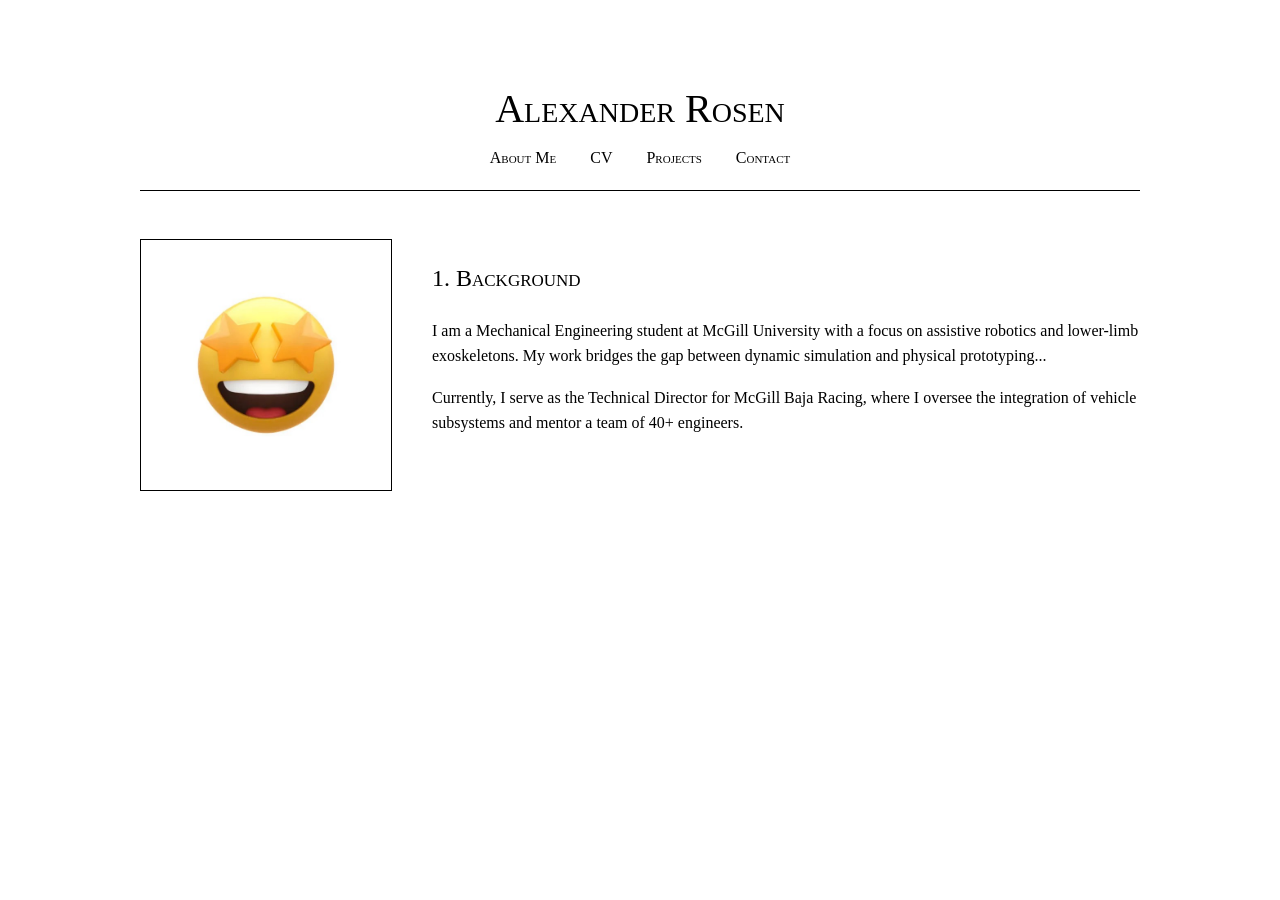
<file: index.html>
<!DOCTYPE html>
<html lang="en">

<head>
    <meta charset="UTF-8">
    <link rel="stylesheet" href="style.css">
    <title>About | Alexander Rosen</title>
</head>


<body>
    <header>
        <h1>Alexander Rosen</h1>
        <nav>
            <a href="/index.html">About Me</a>
            <a href="/cv.html">CV</a>
            <a href="/projects.html">Projects</a>
            <a href="/contact.html">Contact</a>
        </nav>
    </header>

    <main class="about-container">
        <img src="profile.jpg" alt="Alexander Rosen" class="profile-img">
        <div class="description-box">
            <h2>Background</h2>
            <p>I am a Mechanical Engineering student at McGill University with a focus on 
                assistive robotics and lower-limb exoskeletons. My work bridges the gap between 
                dynamic simulation and physical prototyping...</p>
            <p>Currently, I serve as the Technical Director for McGill Baja Racing, 
                where I oversee the integration of vehicle subsystems and mentor a team of 40+ engineers.</p>
        </div>
    </main>
</body>
</html>
</file>
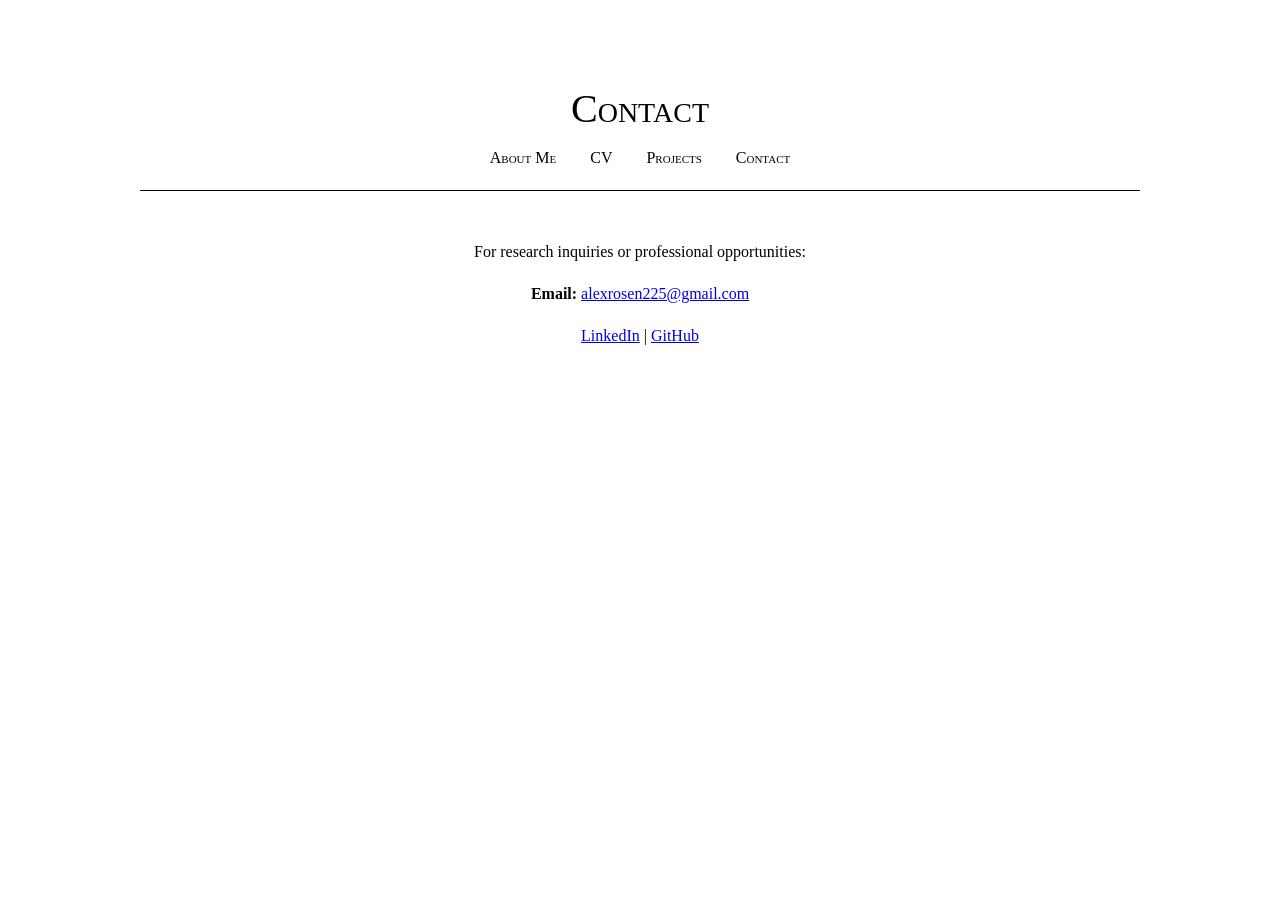
<file: contact.html>
<!DOCTYPE html>
<html lang="en">

<head>
    <meta charset="UTF-8">
    <link rel="stylesheet" href="style.css">
    <title>Contact | Alexander Rosen</title>
</head>


<body>

    <header>
        <h1>Contact</h1>
        <nav>
            <a href="/index.html">About Me</a>
            <a href="/cv.html">CV</a>
            <a href="/projects.html">Projects</a>
            <a href="/contact.html">Contact</a>
        </nav>
    </header>

    <main style="text-align: center;">
        <p>For research inquiries or professional opportunities:</p>
        <p><strong>Email:</strong> <a href="mailto: alexrosen225@gmail.com" > alexrosen225@gmail.com</a></p>
        <p><a href="https://linkedin.com">LinkedIn</a> | <a href="https://github.com">GitHub</a></p>
    </main>

</body>

</html>
</file>
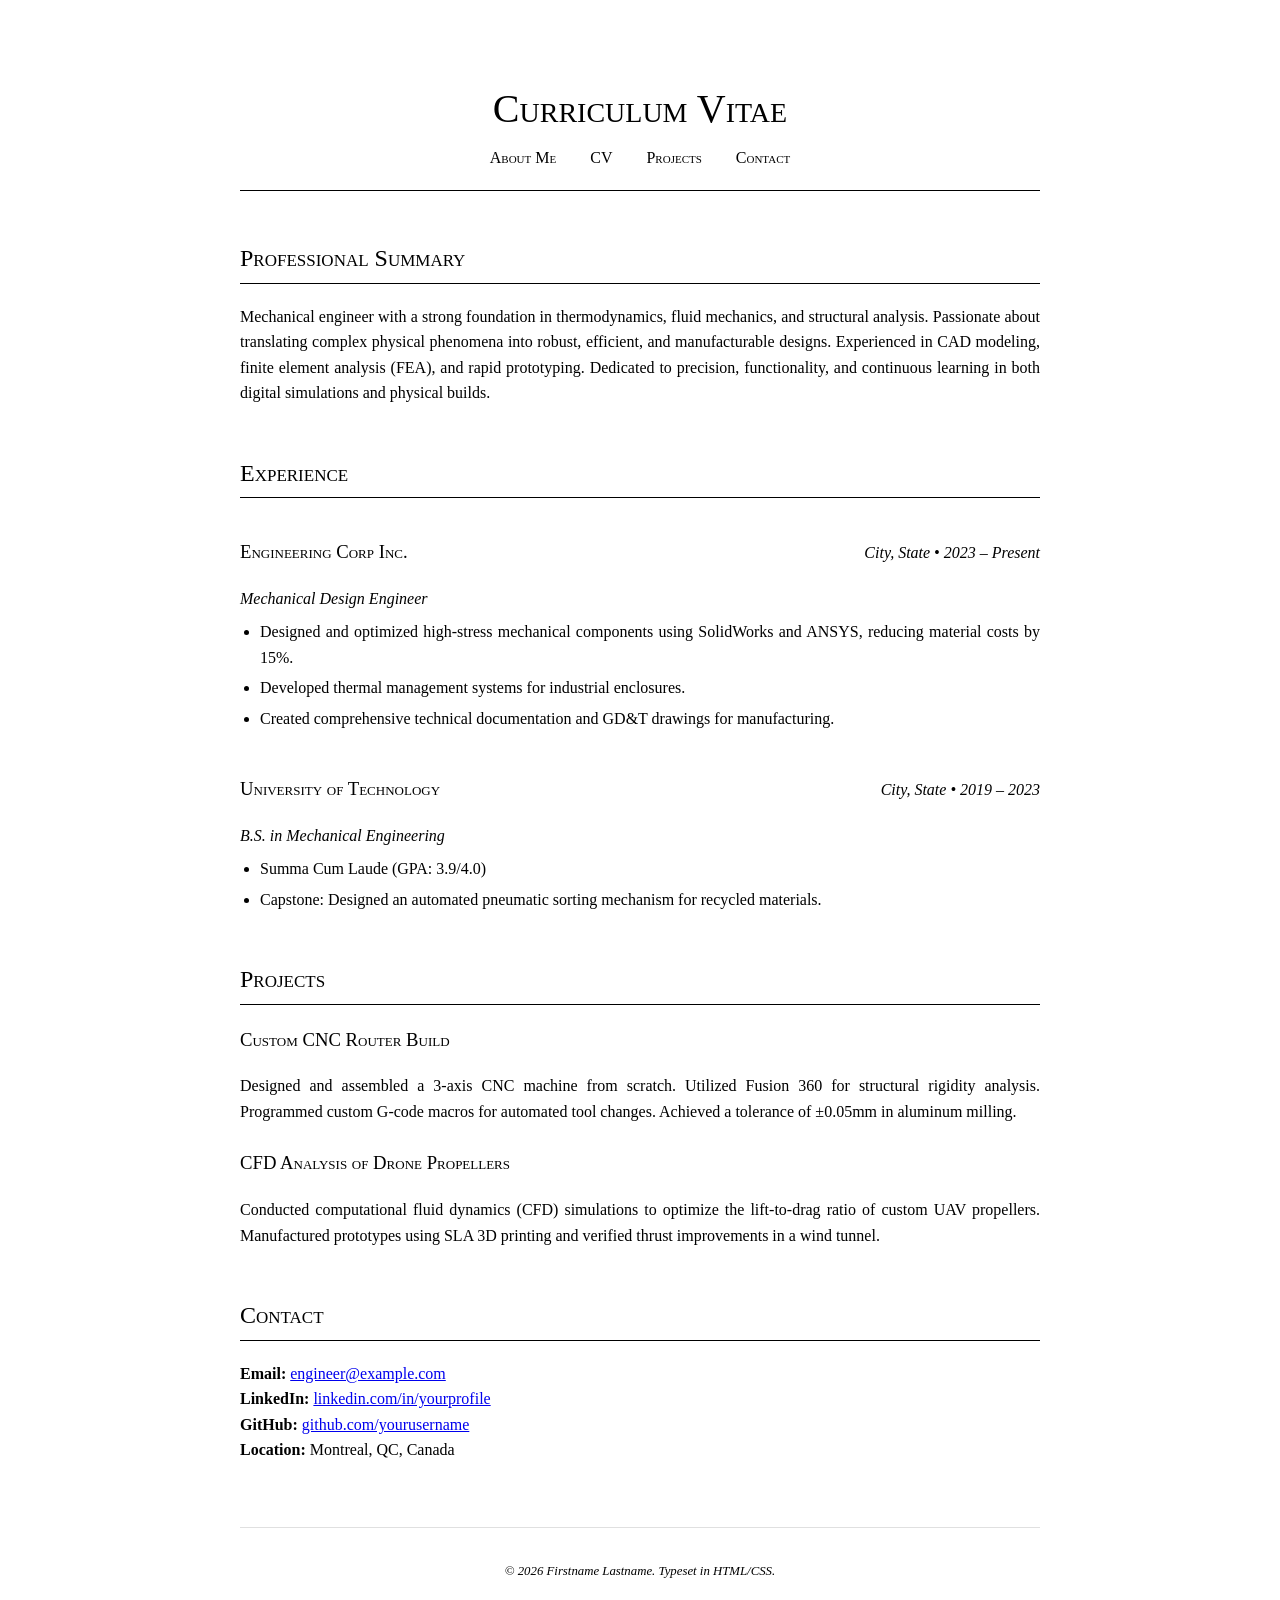
<file: cv.html>
<!DOCTYPE html>
<html lang="en">
<head>
    <meta charset="UTF-8">
    <meta name="viewport" content="width=device-width, initial-scale=1.0">
    <title>CV | Alexander Rosen</title>
    <link rel="stylesheet" href="style.css">
</head>
<body class="cv-page">

    <header>
        <h1>Curriculum Vitae</h1>
        <nav>
            <a href="index.html">About Me</a>
            <a href="cv.html">CV</a>
            <a href="projects.html">Projects</a>
            <a href="contact.html">Contact</a>
        </nav>
    </header>

    <main>
        <section>
            <h2>Professional Summary</h2>
            <p>
                Mechanical engineer with a strong foundation in thermodynamics, fluid mechanics, 
                and structural analysis. Passionate about translating complex physical phenomena 
                into robust, efficient, and manufacturable designs. Experienced in CAD modeling, 
                finite element analysis (FEA), and rapid prototyping. Dedicated to precision, functionality, 
                and continuous learning in both digital simulations and physical builds.
            </p>
        </section>

        <section id="cv">
            <h2>Experience</h2>
            
            <div class="cv-entry">
                <div class="cv-header">
                    <h3>Engineering Corp Inc.</h3>
                    <span class="cv-location-date">City, State • 2023 – Present</span>
                </div>
                <div class="cv-role">Mechanical Design Engineer</div>
                <ul>
                    <li>Designed and optimized high-stress mechanical components using SolidWorks 
                        and ANSYS, reducing material costs by 15%.</li>
                    <li>Developed thermal management systems for industrial enclosures.</li>
                    <li>Created comprehensive technical documentation and GD&T drawings for manufacturing.</li>
                </ul>
            </div>

            <div class="cv-entry">
                <div class="cv-header">
                    <h3>University of Technology</h3>
                    <span class="cv-location-date">City, State • 2019 – 2023</span>
                </div>
                <div class="cv-role">B.S. in Mechanical Engineering</div>
                <ul>
                    <li>Summa Cum Laude (GPA: 3.9/4.0)</li>
                    <li>Capstone: Designed an automated pneumatic sorting mechanism for recycled materials.</li>
                </ul>
            </div>
        </section>

        <section id="projects">
            <h2>Projects</h2>
            
            <div class="cv-entry">
                <h3>Custom CNC Router Build</h3>
                <p>Designed and assembled a 3-axis CNC machine from scratch. Utilized Fusion 360 for structural rigidity analysis. Programmed custom G-code macros for automated tool changes. Achieved a tolerance of ±0.05mm in aluminum milling.</p>
            </div>

            <div class="cv-entry">
                <h3>CFD Analysis of Drone Propellers</h3>
                <p>Conducted computational fluid dynamics (CFD) simulations to optimize the lift-to-drag ratio of custom UAV propellers. Manufactured prototypes using SLA 3D printing and verified thrust improvements in a wind tunnel.</p>
            </div>
        </section>

        <section id="contact">
            <h2>Contact</h2>
            <p>
                <strong>Email:</strong> <a href="mailto:engineer@example.com">engineer@example.com</a><br>
                <strong>LinkedIn:</strong> <a href="#">linkedin.com/in/yourprofile</a><br>
                <strong>GitHub:</strong> <a href="#">github.com/yourusername</a><br>
                <strong>Location:</strong> Montreal, QC, Canada
            </p>
        </section>
    </main>

    <footer>
        <p>&copy; 2026 Firstname Lastname. Typeset in HTML/CSS.</p>
    </footer>

</body>
</html>
</file>
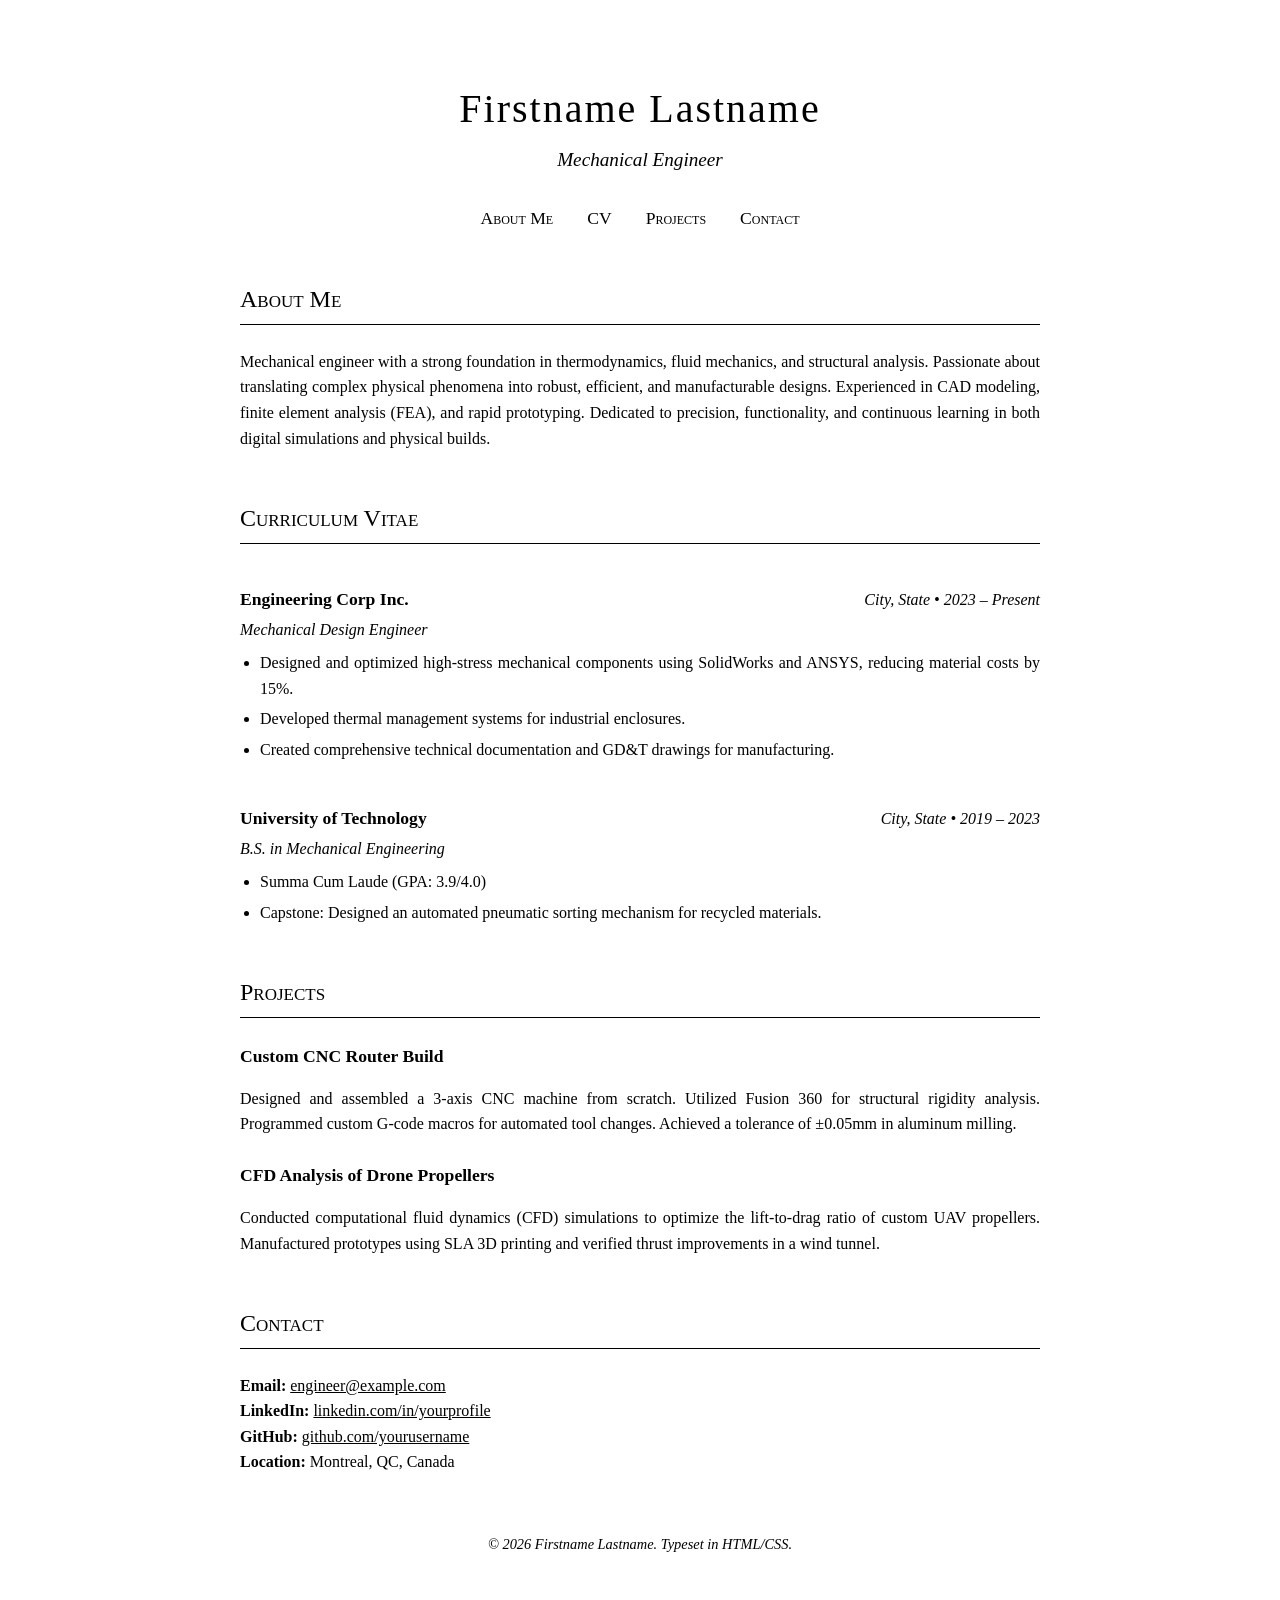
<file: main.html>
<!DOCTYPE html>
<html lang="en">
<head>
    <meta charset="UTF-8">
    <meta name="viewport" content="width=device-width, initial-scale=1.0">
    <title>Mechanical Engineer CV</title>
    
    <style>
        @import url('https://fonts.cdnfonts.com/css/latin-modern-roman');

        :root {
            --text-color: #000000;
            --bg-color: #ffffff;
        }

        body {
            font-family: 'Latin Modern Roman', 'Computer Modern Roman', 'Times New Roman', Times, serif;
            color: var(--text-color);
            background-color: var(--bg-color);
            line-height: 1.6;
            max-width: 800px;
            margin: 0 auto;
            padding: 50px 20px;
            text-align: justify;
        }

        header {
            text-align: center;
            margin-bottom: 3em;
        }

        h1 {
            font-weight: normal;
            font-size: 2.5em;
            margin-bottom: 0.1em;
            letter-spacing: 0.05em;
        }

        .subtitle {
            font-style: italic;
            font-size: 1.2em;
            margin-top: 0;
            margin-bottom: 1.5em;
        }

        nav a {
            color: var(--text-color);
            text-decoration: none;
            margin: 0 15px;
            font-variant: small-caps;
            font-size: 1.1em;
        }

        nav a:hover {
            text-decoration: underline;
        }

        h2 {
            font-weight: normal;
            font-variant: small-caps;
            font-size: 1.5em;
            border-bottom: 1px solid var(--text-color);
            padding-bottom: 5px;
            margin-top: 2em;
            margin-bottom: 1em;
        }

        h3 {
            font-weight: bold;
            font-size: 1.1em;
            margin-bottom: 0.2em;
        }

        /* CV Specific Styling */
        .cv-entry {
            margin-bottom: 1.5em;
        }

        .cv-header {
            display: flex;
            justify-content: space-between;
            align-items: baseline;
        }

        .cv-location-date {
            font-style: italic;
        }

        .cv-role {
            font-style: italic;
            margin-bottom: 0.5em;
        }

        ul {
            margin-top: 0.5em;
            padding-left: 20px;
        }

        li {
            margin-bottom: 0.3em;
        }

        a {
            color: var(--text-color);
        }

        footer {
            text-align: center;
            margin-top: 4em;
            font-size: 0.9em;
            font-style: italic;
        }

        /* Mobile responsiveness for CV dates */
        @media (max-width: 600px) {
            .cv-header {
                flex-direction: column;
            }
        }
    </style>
</head>
<body>

    <header>
        <h1>Firstname Lastname</h1>
        <p class="subtitle">Mechanical Engineer</p>
        <nav>
            <a href="#about">About Me</a>
            <a href="#cv">CV</a>
            <a href="#projects">Projects</a>
            <a href="#contact">Contact</a>
        </nav>
    </header>

    <main>
        <section id="about">
            <h2>About Me</h2>
            <p>
                Mechanical engineer with a strong foundation in thermodynamics, fluid mechanics, and structural analysis. Passionate about translating complex physical phenomena into robust, efficient, and manufacturable designs. Experienced in CAD modeling, finite element analysis (FEA), and rapid prototyping. Dedicated to precision, functionality, and continuous learning in both digital simulations and physical builds.
            </p>
        </section>

        <section id="cv">
            <h2>Curriculum Vitae</h2>
            
            <div class="cv-entry">
                <div class="cv-header">
                    <h3>Engineering Corp Inc.</h3>
                    <span class="cv-location-date">City, State • 2023 – Present</span>
                </div>
                <div class="cv-role">Mechanical Design Engineer</div>
                <ul>
                    <li>Designed and optimized high-stress mechanical components using SolidWorks and ANSYS, reducing material costs by 15%.</li>
                    <li>Developed thermal management systems for industrial enclosures.</li>
                    <li>Created comprehensive technical documentation and GD&T drawings for manufacturing.</li>
                </ul>
            </div>

            <div class="cv-entry">
                <div class="cv-header">
                    <h3>University of Technology</h3>
                    <span class="cv-location-date">City, State • 2019 – 2023</span>
                </div>
                <div class="cv-role">B.S. in Mechanical Engineering</div>
                <ul>
                    <li>Summa Cum Laude (GPA: 3.9/4.0)</li>
                    <li>Capstone: Designed an automated pneumatic sorting mechanism for recycled materials.</li>
                </ul>
            </div>
        </section>

        <section id="projects">
            <h2>Projects</h2>
            
            <div class="cv-entry">
                <h3>Custom CNC Router Build</h3>
                <p>Designed and assembled a 3-axis CNC machine from scratch. Utilized Fusion 360 for structural rigidity analysis. Programmed custom G-code macros for automated tool changes. Achieved a tolerance of ±0.05mm in aluminum milling.</p>
            </div>

            <div class="cv-entry">
                <h3>CFD Analysis of Drone Propellers</h3>
                <p>Conducted computational fluid dynamics (CFD) simulations to optimize the lift-to-drag ratio of custom UAV propellers. Manufactured prototypes using SLA 3D printing and verified thrust improvements in a wind tunnel.</p>
            </div>
        </section>

        <section id="contact">
            <h2>Contact</h2>
            <p>
                <strong>Email:</strong> <a href="mailto:engineer@example.com">engineer@example.com</a><br>
                <strong>LinkedIn:</strong> <a href="#">linkedin.com/in/yourprofile</a><br>
                <strong>GitHub:</strong> <a href="#">github.com/yourusername</a><br>
                <strong>Location:</strong> Montreal, QC, Canada
            </p>
        </section>
    </main>

    <footer>
        <p>&copy; 2026 Firstname Lastname. Typeset in HTML/CSS.</p>
    </footer>

</body>
</html>
</file>
<file: style.css>
@import url('https://fonts.cdnfonts.com/css/latin-modern-roman');

:root {
    --text-color: #000000;
    --bg-color: #ffffff;
    --border-color: #e0e0e0;
}

body {
    font-family: 'Latin Modern Roman', serif;
    color: var(--text-color);
    background-color: var(--bg-color);
    line-height: 1.6;
    max-width: 1000px; /* Slightly wider for the sidebar layout */
    margin: 0 auto;
    padding: 50px 20px;
    counter-reset: fig-count;
    counter-reset: section;
}

h2 { counter-reset: subsection; counter-increment: section; }
h3 { counter-reset: subsubsection; counter-increment: subsection; }

h2::before { content: counter(section) ". "; }
h3::before { content: counter(section) "." counter(subsection) " "; }

/* Indent nested items in the TOC */
.toc-dropdown ul ul {
    padding-left: 20px;
    list-style-type: none;
}

/* Code block container */
pre[class*="language-"] {
    background: #f5f5f5;
    border: 1px solid #ccc;
    padding: 12px;
    margin: 20px 0;
    overflow-x: auto;
    text-align: left;
    width: 100%;
    
    /* Apply typography scale HERE ONCE so it inherits evenly */
    font-family: "Courier New", monospace;
    font-size: 0.85em; 
    line-height: 1.4;
}

/* Prevent compounding font-size on the inner code */
pre[class*="language-"] code,
code {
    font-family: "Courier New", monospace;
    font-size: 1em; /* Stays at 100% of the parent's 0.85em */
    line-height: inherit;
}

/* Line numbers structural styling */
pre.line-numbers {
    padding-left: 3.5em; /* Creates space for the numbers */
}

.line-numbers .line-numbers-rows {
    border-right: 1px solid #ccc; /* Restores the vertical dividing line */
    padding-right: 8px;
    left: 0;
}

/* Ensure line numbers perfectly match the inherited line height */
.line-numbers-rows > span:before {
    color: gray;
    line-height: inherit !important; 
}

/* Typography */
h1, h2, h3, h4 { font-weight: normal; font-variant: small-caps; }
h1 { text-align: center; font-size: 2.5em; margin-bottom: 0.1em; }
.subtitle { text-align: center; font-style: italic; margin-bottom: 2em; }

/* Navigation */
nav { text-align: center; border-bottom: 1px solid var(--text-color); padding-bottom: 20px; margin-bottom: 3em; }
nav a { color: var(--text-color); text-decoration: none; margin: 0 15px; font-variant: small-caps; }
nav a:hover { text-decoration: underline; }

/* Layouts */
.about-container { display: flex; gap: 40px; align-items: start; margin-top: 2em; }
.profile-img { width: 250px; height: auto; border: 1px solid var(--text-color);}
/*.description-box { border: 0px solid var(--text-color); padding: 20px; flex: 1; text-align: justify; }*/

.project-wrapper { display: grid; grid-template-columns: 250px 1fr; gap: 40px; }
.sidebar { position: sticky; top: 20px; border-right: 1px solid var(--border-color); padding-right: 20px; height: fit-content; }
.sidebar-cat { font-weight: bold; margin-top: 1.5em; font-size: 0.9em; text-transform: uppercase; letter-spacing: 1px; }
.sidebar a { 
    display: block; 
    color: #555; 
    text-decoration: none; 
    font-size: 0.95em; 
    margin: 5px 0; 
}
.sidebar a:hover { color: #000; text-decoration: underline; }
.status {
    font-size: 0.85em;
    color: #888;
    font-style: italic;
}

/* Engineering Report Styling */
article section { margin-bottom: 3em; }

figure { 
    margin: 2em 0; 
    text-align: center; 
    counter-increment: fig-count;
}

figure img { max-width: 100%; border: 1px solid var(--border-color); }
figcaption { 
    font-style: italic; 
    font-size: 0.9em; 
    margin-top: 10px; 
    content: "Figure " counter(fig-count) ": ";
    font-weight: bold;
}
.toc-dropdown { font-size: 0.85em; margin-bottom: 20px; background: #f9f9f9; padding: 10px; border: 1px solid var(--border-color); }

/* 1. Constrain the article width to match the visual balance */
article {
    min-width: 0; /* Prevents code blocks from pushing the grid wider than the screen */
    max-width: 710px; /* 1000px (body) - 250px (sidebar) - 40px (gap) = ~710px */
}

/* 2. Fix the Table of Contents and Code Blocks */
.toc-dropdown, 
pre[class*="language-"] {
    max-width: 100%; /* Ensures they never exceed the article width */
    box-sizing: border-box; /* Includes padding in the width calculation */
}

/* 3. Force MathJax to stay within the article bounds */
.MathJax {
    max-width: 100%;
    overflow-x: auto;
    overflow-y: hidden;
}

/* 4. Ensure the Grid itself doesn't exceed the 1000px body */
.project-wrapper {
    display: grid;
    grid-template-columns: 250px 1fr;
    gap: 40px;
    width: 100%;
}

footer { text-align: center; margin-top: 5em; font-size: 0.8em; font-style: italic; border-top: 1px solid var(--border-color); padding-top: 20px; }


/* ===================== */
/* CV PAGE STYLING */
/* ===================== */

.cv-page {
    max-width: 800px;
    text-align: justify;
}

/* Title */
.cv-page h1 {
    font-size: 2.5em;
    margin-bottom: 0.1em;
}

/* Subtitle */
.cv-page .subtitle {
    font-style: italic;
    font-size: 1.2em;
    margin-bottom: 1.5em;
}

/* Section headers */
.cv-page h2 {
    font-size: 1.5em;
    border-bottom: 1px solid var(--text-color);
    padding-bottom: 5px;
    margin-top: 2em;
}

/* Job / education entries */
.cv-page .cv-entry {
    margin-bottom: 1.5em;
}

.cv-page .cv-header {
    display: flex;
    justify-content: space-between;
    align-items: baseline;
}

.cv-page .cv-location-date {
    font-style: italic;
}

.cv-page .cv-role {
    font-style: italic;
    margin-bottom: 0.5em;
}

/* Lists */
.cv-page ul {
    margin-top: 0.5em;
    padding-left: 20px;
}

.cv-page li {
    margin-bottom: 0.3em;
}

/* Mobile */
@media (max-width: 600px) {
    .cv-page .cv-header {
        flex-direction: column;
    }
}

.cv-page h2::before,
.cv-page h3::before {
    content: none;
}
</file>
